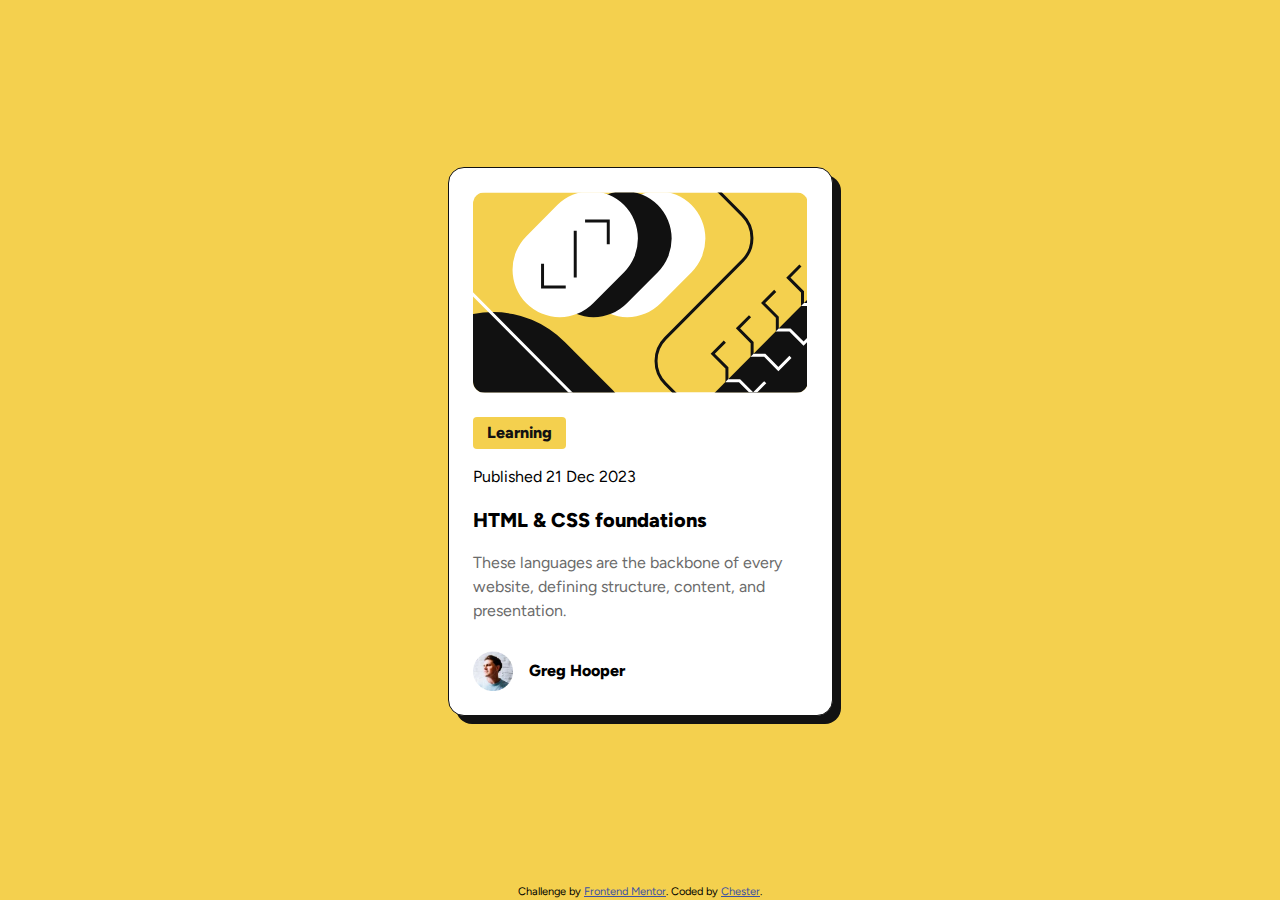
<file: index.html>
<!DOCTYPE html>
<html lang="en">
<head>
  <meta charset="UTF-8">
  <meta name="viewport" content="width=device-width, initial-scale=1.0"> 

  <link rel="icon" type="image/png" sizes="32x32" href="./assets/images/favicon-32x32.png">
  <link rel="preconnect" href="https://fonts.googleapis.com">
  <link rel="preconnect" href="https://fonts.gstatic.com" crossorigin>
  <link href="https://fonts.googleapis.com/css2?family=Figtree:ital,wght@0,300..900;1,300..900&display=swap" rel="stylesheet">  
  <link rel="stylesheet" href="style.css">
  <title>Frontend Mentor | Blog preview card</title>


  <style>
    .attribution { font-size: 11px; text-align: center; }
    .attribution a { color: hsl(228, 45%, 44%); }
  </style>
</head>
<body>
  <main>
    <article class="blog-card">

      <figure class="blog-illustration">
        <img src="./assets/images/illustration-article.svg" alt="">
      </figure>

      <div class="blog-txt">
        <button type="button" aria-label="Learn about HTML & CSS foundations">Learning</button>
        <time datetime="2023-12-21">Published 21 Dec 2023</time>

        <h1>HTML & CSS foundations</h1>
        <p>
          These languages are the backbone of every website, defining structure, 
          content, and presentation.
        </p>

        <address class="author">
          <figure>
            <img src="./assets/images/image-avatar.webp" alt="Greg Hooper">
            <figcaption>Greg Hooper</figcaption>
          </figure>
        </address>

      </div>
    </article>
  </main>

  <footer class="attribution">
    Challenge by 
    <a href="https://www.frontendmentor.io?ref=challenge" target="_blank">Frontend Mentor</a>. 
    Coded by <a href="#">Chester</a>.
  </footer>
</body>

</html>
</file>
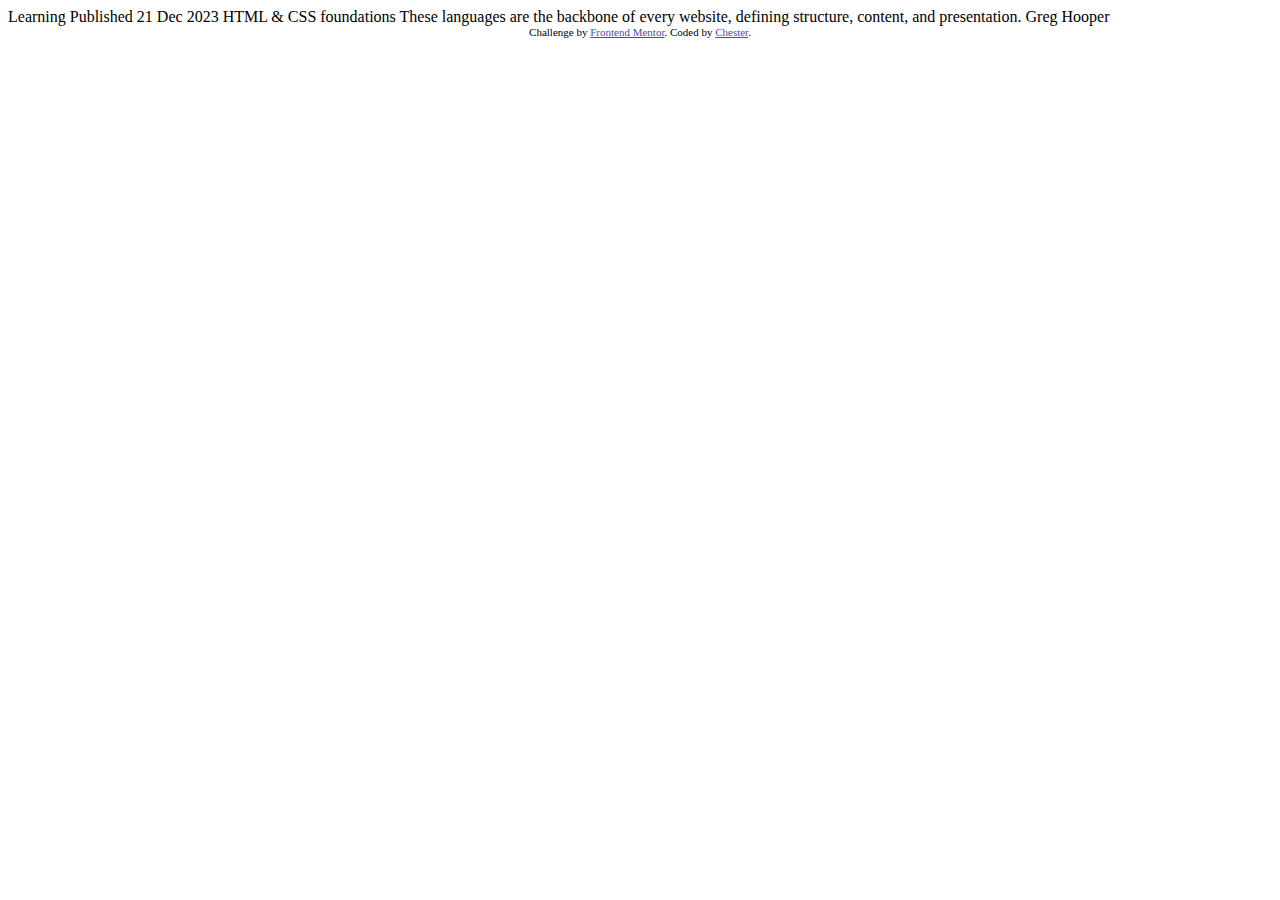
<file: blog-preview-card-main/index.html>
<!DOCTYPE html>
<html lang="en">
<head>
  <meta charset="UTF-8">
  <meta name="viewport" content="width=device-width, initial-scale=1.0"> 

  <link rel="icon" type="image/png" sizes="32x32" href="./assets/images/favicon-32x32.png">
  <link rel="preconnect" href="https://fonts.googleapis.com">
  <link rel="preconnect" href="https://fonts.gstatic.com" crossorigin>
  <link href="https://fonts.googleapis.com/css2?family=Figtree:ital,wght@0,300..900;1,300..900&display=swap" rel="stylesheet">  
  
  <title>Frontend Mentor | Blog preview card</title>


  <style>
    .attribution { font-size: 11px; text-align: center; }
    .attribution a { color: hsl(228, 45%, 44%); }
  </style>
</head>
<body>

  Learning

  Published 21 Dec 2023

  HTML & CSS foundations

  These languages are the backbone of every website, defining structure, content, and presentation.

  Greg Hooper
  
  <div class="attribution">
    Challenge by <a href="https://www.frontendmentor.io?ref=challenge" target="_blank">Frontend Mentor</a>. 
    Coded by <a href="#">Chester</a>.
  </div>
</body>
</html>
</file>
<file: style.css>
/* RESET */
*, *::before, *::after {
  box-sizing: border-box;
}

* {
  margin: 0;
  transition: all 0.35s;
}

body {
  line-height: 1.5;
  -webkit-font-smoothing: antialiased;
}

img, picture, video, canvas, svg {
  display: block;
  max-width: 100%;
}

p, h1, h2, h3, h4, h5, h6 {
  overflow-wrap: break-word;
}

h1, h2, h3, h4, h5, h6 {
  text-wrap: balance;
}

:root {
  --clr-white: hsl(0, 0%, 100%);
  --clr-yellow: hsl(47, 88%, 63%);
  --clr-gray-500: hsl(0, 0%, 42%);
  --clr-Gray-950: hsl(0, 0%, 7%);

  --font-figtree: "Figtree", sans-serif;

  --fw-normal: 500;
  --fw-bold: 800;

  --fs-16: 16px;
  --fs-heading: 1.25rem;
  
  --border-radius: 0.5rem;
  --spacing: 0.25rem;
}

body {
  background-color: var(--clr-yellow);
  font-family: var(--font-figtree);
  padding-inline: calc(var(--spacing) * 4);
  height: 100vh;
  width: 100vw;
}

main {
  height: calc(100vh - 16.5px);
  display: grid;
  place-items: center;
}

.blog-card {
  background-color: var(--clr-white);
  border: 1px solid var(--clr-Gray-950);
  box-shadow: 8px 8px var(--clr-Gray-950);
  border-radius: calc(var(--border-radius) * 2);
  padding: calc(var(--spacing) * 6);
  max-width: 385px;
  display: flex;
  flex-direction: column;
  justify-content: center;
  align-items: center;
  gap: calc(var(--spacing) * 6);
}

.blog-illustration {
  border-radius: calc(var(--border-radius) * 1.5);
  overflow: hidden;
  object-fit: cover;
}

.blog-txt {
  display: flex;
  flex-direction: column;
  justify-content: center;
  align-items: flex-start;
  gap: calc(var(--spacing) * 4);
}

button {
  background-color: var(--clr-yellow);
  border: none;
  border-radius: calc(var(--border-radius) * 0.5);
  color: var(--clr-Gray-950);
  display: block;
  font: var(--font-figtree);
  font-weight: var(--fw-bold);
  padding-inline: calc(var(--spacing) * 3.5);
  padding-block: var(--spacing);
}

button:hover {
  background-color: var(--clr-Gray-950);
  color: var(--clr-yellow);
  cursor: pointer;
}

.blog-txt h1 {
  font-weight: var(--fw-bold);
  font-size: var(--fs-heading);
}

.blog-txt h1:hover {
   -webkit-text-stroke: 0.5px black;
}

.blog-txt h1:hover {
  color: var(--clr-yellow);
  cursor: pointer;
}

.blog-txt p {
  color: var(--clr-gray-500);
}

.blog-txt figcaption {
  font-weight: var(--fw-bold);
}

.author {
  margin-top: calc(var(--spacing) * 3);
}

.author figure {
  display: flex;
  align-items: center;
  justify-content: flex-start;
  gap: calc(var(--spacing) * 4);
}

.author img {
  max-width: 40px;
}

.author figcaption {
  font-style: normal;
}
</file>
